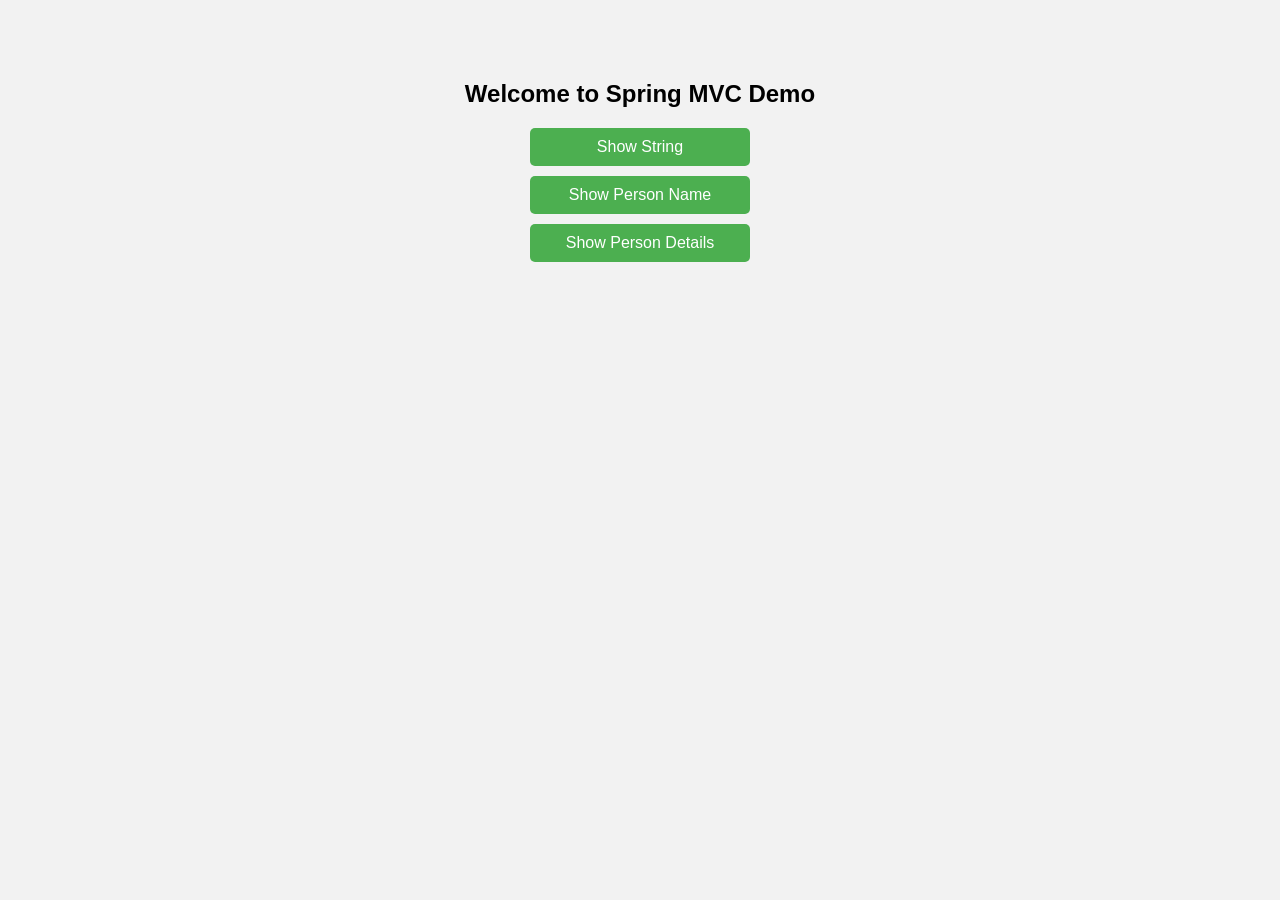
<file: springMVCSample/target/classes/templates/index.html>
<!DOCTYPE html>
<html xmlns:th="http://www.thymeleaf.org">
<head>
<meta charset="UTF-8">
<title>Spring MVC Home</title>

<style>
body{
    font-family: Arial;
    text-align:center;
    background-color:#f2f2f2;
}

.container{
    margin-top:80px;
}

a{
    display:block;
    width:200px;
    margin:10px auto;
    padding:10px;
    text-decoration:none;
    background-color:#4CAF50;
    color:white;
    border-radius:5px;
}

a:hover{
    background-color:#45a049;
}
</style>

</head>

<body>

<div class="container">

<h2>Welcome to Spring MVC Demo</h2>

<a href="/">Show String</a>
<a href="/person">Show Person Name</a>
<a href="/show">Show Person Details</a>

</div>

</body>
</html>
</file>
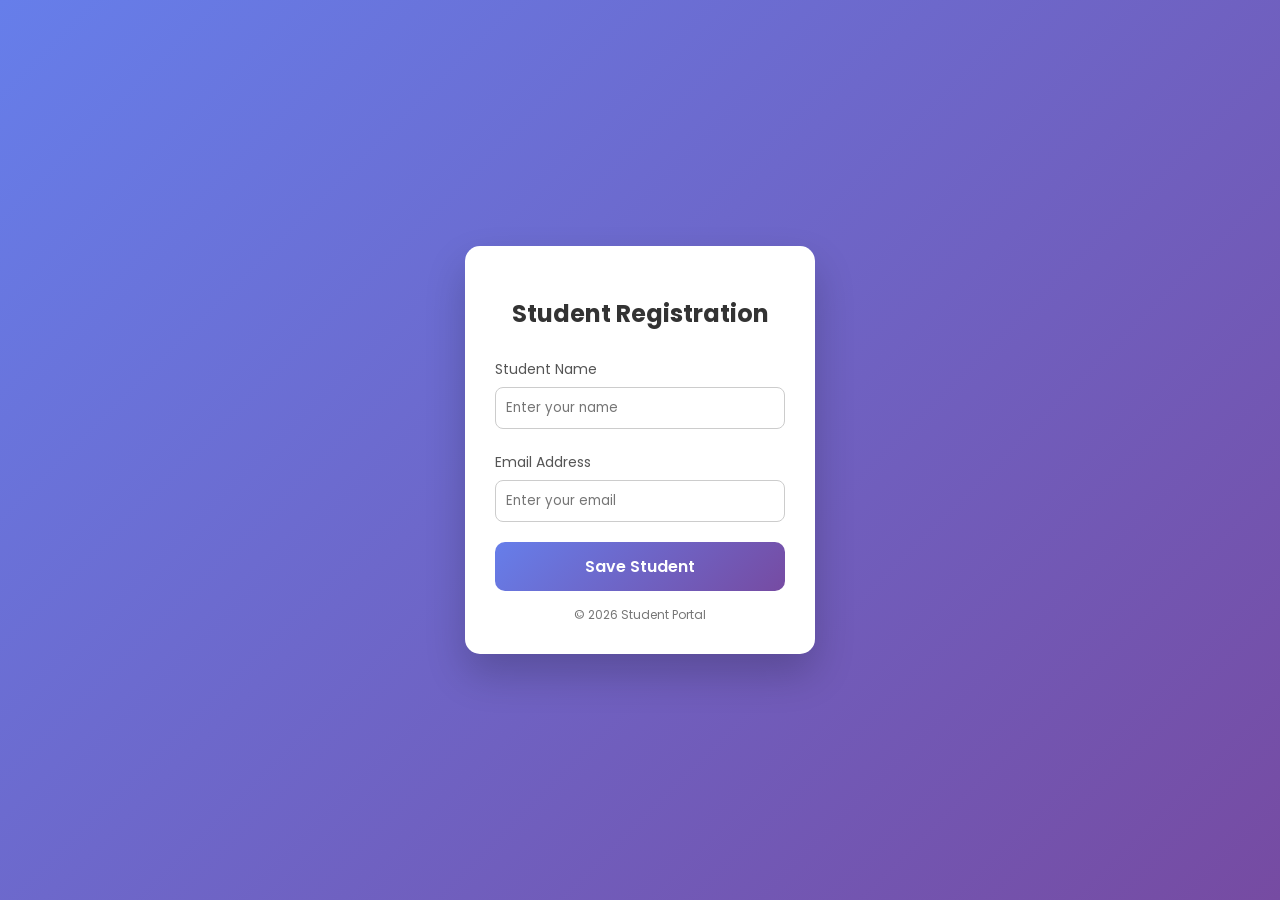
<file: WEEK-5/demo-1/target/classes/templates/index.html>
<!DOCTYPE html>
<html lang="en">
<head>
    <meta charset="UTF-8">
    <title>Student Registration</title>

    <!-- Google Font -->
    <link href="https://fonts.googleapis.com/css2?family=Poppins:wght@300;400;600&display=swap" rel="stylesheet">

    <style>
        * {
            box-sizing: border-box;
            font-family: 'Poppins', sans-serif;
        }

        body {
            margin: 0;
            height: 100vh;
            background: linear-gradient(135deg, #667eea, #764ba2);
            display: flex;
            align-items: center;
            justify-content: center;
        }

        .card {
            background: #ffffff;
            width: 350px;
            padding: 30px;
            border-radius: 15px;
            box-shadow: 0 20px 40px rgba(0,0,0,0.2);
            animation: fadeIn 0.6s ease-in-out;
        }

        @keyframes fadeIn {
            from {
                opacity: 0;
                transform: translateY(20px);
            }
            to {
                opacity: 1;
                transform: translateY(0);
            }
        }

        h2 {
            text-align: center;
            margin-bottom: 25px;
            color: #333;
        }

        .input-group {
            margin-bottom: 20px;
        }

        label {
            font-size: 14px;
            color: #555;
        }

        input {
            width: 100%;
            padding: 10px;
            margin-top: 6px;
            border-radius: 8px;
            border: 1px solid #ccc;
            outline: none;
            transition: 0.3s;
        }

        input:focus {
            border-color: #667eea;
            box-shadow: 0 0 6px rgba(102, 126, 234, 0.5);
        }

        button {
            width: 100%;
            padding: 12px;
            border: none;
            border-radius: 10px;
            background: linear-gradient(135deg, #667eea, #764ba2);
            color: white;
            font-size: 16px;
            font-weight: 600;
            cursor: pointer;
            transition: 0.3s;
        }

        button:hover {
            transform: translateY(-2px);
            box-shadow: 0 10px 20px rgba(0,0,0,0.2);
        }

        .footer {
            text-align: center;
            margin-top: 15px;
            font-size: 12px;
            color: #777;
        }
    </style>
</head>

<body>

<div class="card">
    <h2>Student Registration</h2>

    <!-- IMPORTANT: matches controller mapping -->
    <form action="/saveStudent" method="post">

        <div class="input-group">
            <label>Student Name</label>
            <input type="text" name="name" placeholder="Enter your name" required>
        </div>

        <div class="input-group">
            <label>Email Address</label>
            <input type="email" name="email" placeholder="Enter your email" required>
        </div>

        <button type="submit">Save Student</button>
    </form>

    <div class="footer">
        © 2026 Student Portal
    </div>
</div>

</body>
</html>
</file>
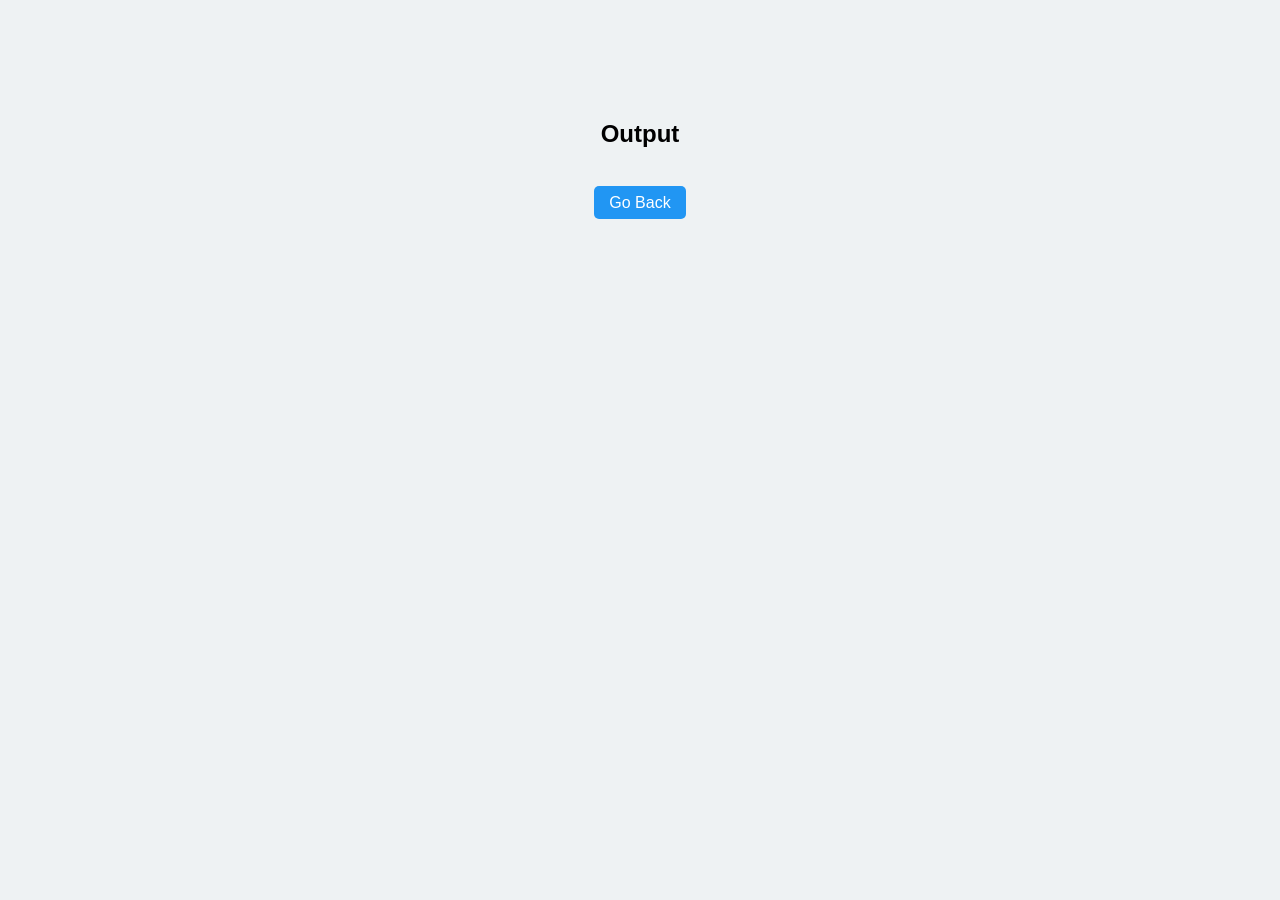
<file: springMVCSample/target/classes/templates/OneString.html>
<!DOCTYPE html>
<html xmlns:th="http://www.thymeleaf.org">
<head>
<meta charset="UTF-8">
<title>Output</title>

<style>

body{
    font-family: Arial;
    text-align:center;
    background-color:#eef2f3;
}

.box{
    margin-top:120px;
}

p{
    font-size:28px;
    color:#333;
}

a{
    text-decoration:none;
    padding:8px 15px;
    background:#2196F3;
    color:white;
    border-radius:5px;
}

</style>

</head>

<body>

<div class="box">

<h2>Output</h2>

<p th:text="${str}"></p>

<br>
<a href="/page">Go Back</a>

</div>

</body>
</html>
</file>
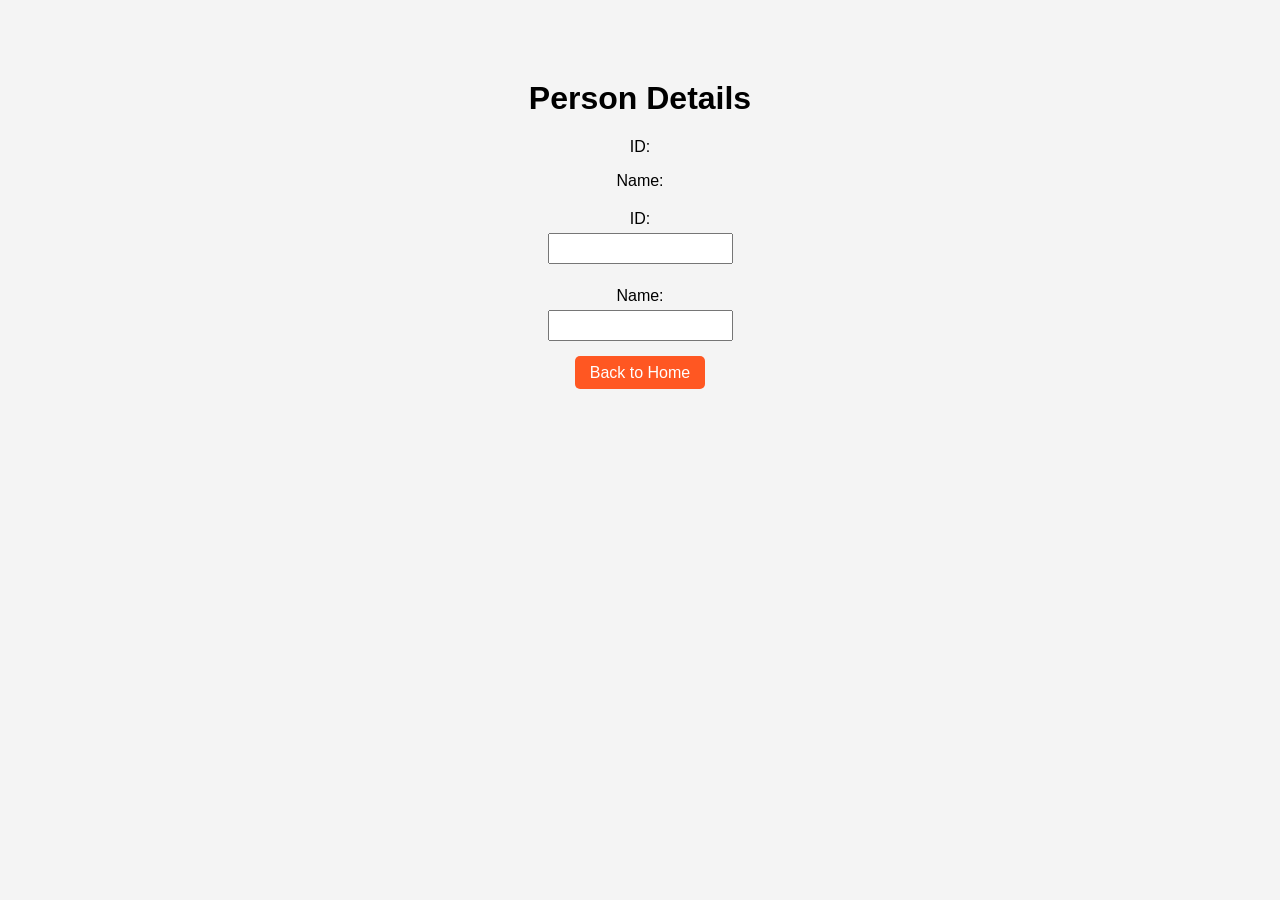
<file: springMVCSample/target/classes/templates/Person.html>
<!DOCTYPE html>
<html xmlns:th="http://www.thymeleaf.org">
<head>
<meta charset="UTF-8">
<title>Person Info</title>

<style>

body{
    font-family: Arial;
    background:#f4f4f4;
    text-align:center;
}

.container{
    margin-top:80px;
}

form{
    margin-top:20px;
}

input{
    padding:6px;
    margin:5px;
}

a{
    text-decoration:none;
    padding:8px 15px;
    background:#ff5722;
    color:white;
    border-radius:5px;
}

</style>

</head>

<body>

<div class="container">

<h1>Person Details</h1>

<p>ID: <span th:text="${person.id}"></span></p>
<p>Name: <span th:text="${person.nameString}"></span></p>

<form>

<label>ID:</label><br>
<input type="text" th:value="${person.id}" readonly>

<br><br>

<label>Name:</label><br>
<input type="text" th:value="${person.nameString}">

</form>

<br>

<a href="/page">Back to Home</a>

</div>

</body>
</html>
</file>
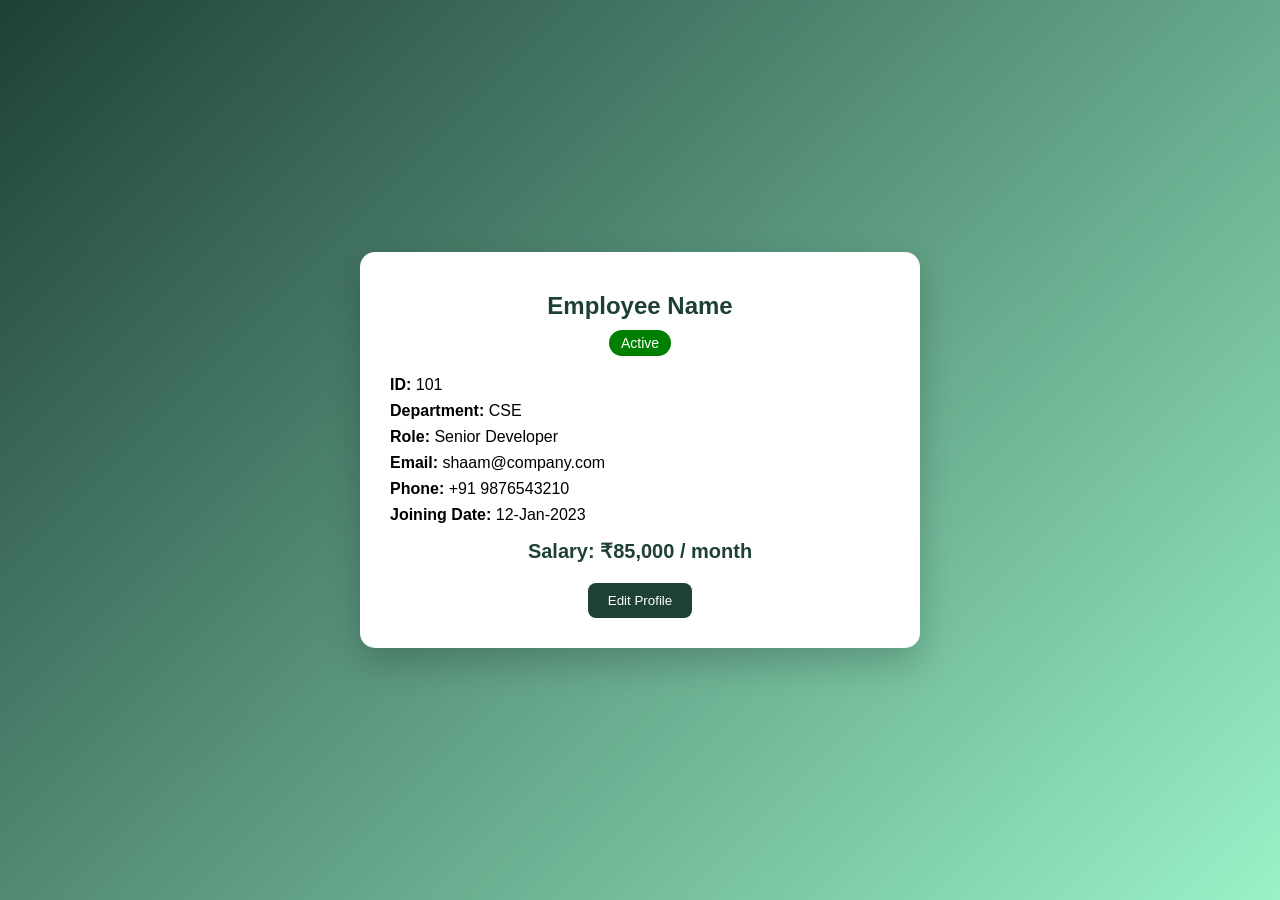
<file: week 4/session16/target/classes/templates/employee.html>
<!DOCTYPE html>
<html xmlns:th="http://www.thymeleaf.org">
<head>
    <title>Employee Dashboard</title>
    <meta charset="UTF-8">
    <style>
        body {
            margin: 0;
            font-family: 'Segoe UI', sans-serif;
            background: linear-gradient(135deg, #1f4037, #99f2c8);
            display: flex;
            justify-content: center;
            align-items: center;
            height: 100vh;
        }

        .card {
            background: white;
            width: 500px;
            border-radius: 15px;
            box-shadow: 0 15px 35px rgba(0,0,0,0.2);
            padding: 30px;
            text-align: center;
        }

        h2 {
            margin: 10px 0;
            color: #1f4037;
        }

        .info {
            text-align: left;
            margin-top: 20px;
        }

        .info p {
            margin: 8px 0;
            font-size: 16px;
        }

        .badge {
            display: inline-block;
            padding: 5px 12px;
            border-radius: 20px;
            font-size: 14px;
            color: white;
        }

        .active {
            background: green;
        }

        .salary {
            font-size: 20px;
            font-weight: bold;
            color: #1f4037;
            margin-top: 15px;
        }

        .btn {
            margin-top: 20px;
            padding: 10px 20px;
            border: none;
            background: #1f4037;
            color: white;
            border-radius: 8px;
            cursor: pointer;
        }

        .btn:hover {
            background: #14532d;
        }
    </style>
</head>
<body>

<div class="card">

    <h2 th:text="${employee.name}">Employee Name</h2>
    <span class="badge active">Active</span>

    <div class="info">
        <p><strong>ID:</strong> <span th:text="${employee.id}">101</span></p>
        <p><strong>Department:</strong> <span th:text="${employee.department}">CSE</span></p>
        <p><strong>Role:</strong> Senior Developer</p>
        <p><strong>Email:</strong> shaam@company.com</p>
        <p><strong>Phone:</strong> +91 9876543210</p>
        <p><strong>Joining Date:</strong> 12-Jan-2023</p>
    </div>

    <div class="salary">
        Salary: ₹85,000 / month
    </div>

    <button class="btn">Edit Profile</button>
</div>

</body>
</html>
</file>
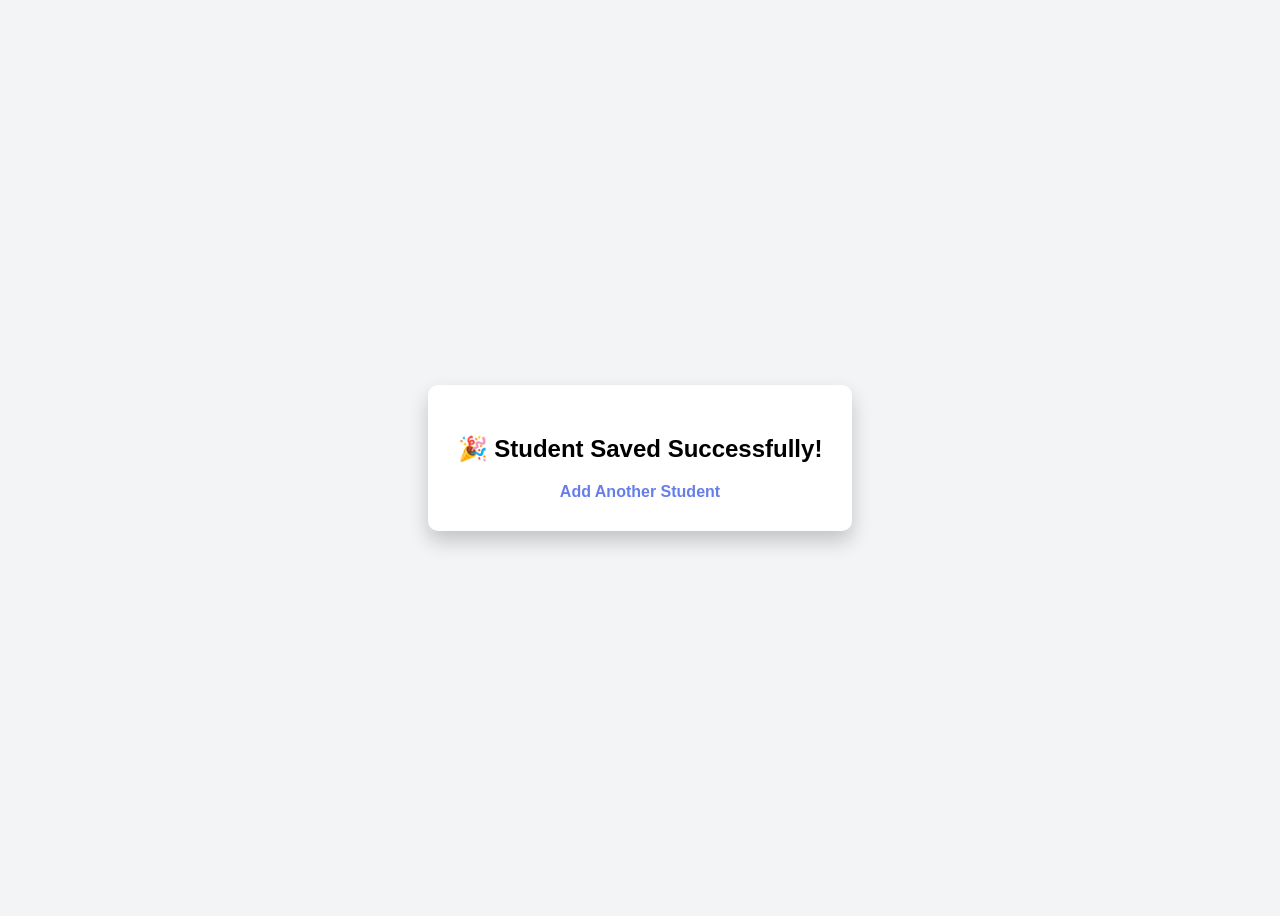
<file: WEEK-5/demo-1/target/classes/templates/success.html>
<!DOCTYPE html>
<html>
<head>
    <title>Success</title>
    <style>
        body {
            background: #f3f4f6;
            display: flex;
            justify-content: center;
            align-items: center;
            height: 100vh;
            font-family: Arial;
        }
        .box {
            background: white;
            padding: 30px;
            border-radius: 10px;
            box-shadow: 0 10px 20px rgba(0,0,0,0.2);
            text-align: center;
        }
        a {
            text-decoration: none;
            color: #667eea;
            font-weight: bold;
        }
    </style>
</head>
<body>

<div class="box">
    <h2>🎉 Student Saved Successfully!</h2>
    <a href="/">Add Another Student</a>
</div>

</body>
</html>
</file>
